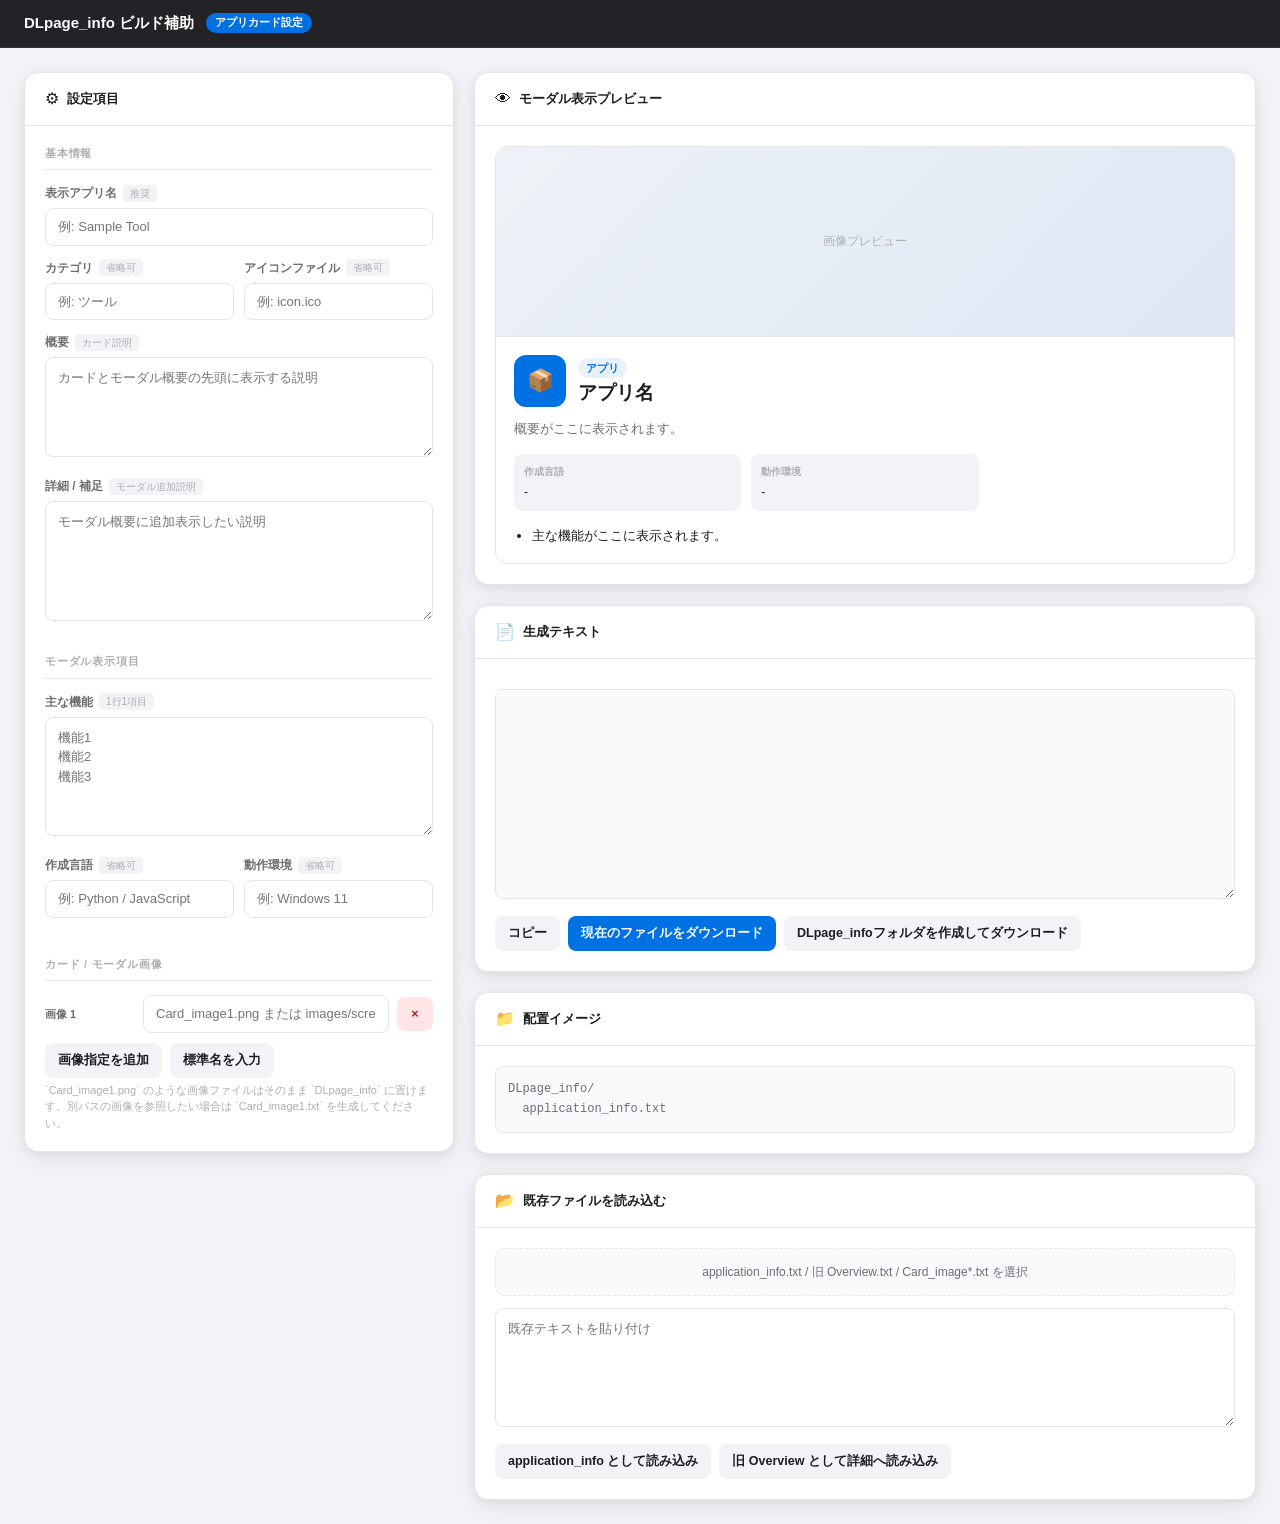
<file: DLpage_info_builder.html>
<!DOCTYPE html>
<html lang="ja">
<head>
  <meta charset="UTF-8">
  <meta name="viewport" content="width=device-width, initial-scale=1.0">
  <title>DLpage_info ビルド補助</title>
  <style>
    :root {
      --bg: #F2F2F7;
      --card: #FFFFFF;
      --accent: #0071E3;
      --accent-dk: #005BBF;
      --text-1: #1D1D1F;
      --text-2: #6E6E73;
      --text-3: #AEAEB2;
      --border: #E5E5EA;
      --shadow: 0 2px 8px rgba(0,0,0,0.06), 0 8px 24px rgba(0,0,0,0.06);
      --radius: 14px;
    }

    *, *::before, *::after { box-sizing: border-box; margin: 0; padding: 0; }
    button, input, textarea, select { font: inherit; }
    body {
      font-family: -apple-system, BlinkMacSystemFont, "Hiragino Sans", "Yu Gothic UI",
                   "Noto Sans JP", sans-serif;
      background: var(--bg);
      color: var(--text-1);
      line-height: 1.5;
      min-height: 100vh;
    }

    .app-header {
      position: sticky;
      top: 0;
      z-index: 20;
      background: rgba(22,22,26,0.94);
      backdrop-filter: blur(20px);
      -webkit-backdrop-filter: blur(20px);
      border-bottom: 1px solid rgba(255,255,255,0.08);
      padding: 12px 24px;
      display: flex;
      align-items: center;
      gap: 12px;
    }
    .app-header h1 { color: #fff; font-size: 15px; font-weight: 700; }
    .badge {
      background: var(--accent);
      color: #fff;
      font-size: 10.5px;
      font-weight: 700;
      padding: 2px 9px;
      border-radius: 20px;
    }

    .layout {
      display: grid;
      grid-template-columns: 430px 1fr;
      gap: 20px;
      max-width: 1320px;
      margin: 0 auto;
      padding: 24px;
      align-items: start;
    }

    .panel {
      background: var(--card);
      border: 1px solid var(--border);
      border-radius: var(--radius);
      box-shadow: var(--shadow);
      overflow: hidden;
    }
    .panel + .panel { margin-top: 20px; }
    .panel-head {
      padding: 14px 20px;
      border-bottom: 1px solid var(--border);
      display: flex;
      align-items: center;
      gap: 8px;
    }
    .panel-title { font-size: 13px; font-weight: 700; }
    .panel-body { padding: 20px; }

    .form-section { margin-bottom: 26px; }
    .form-section:last-child { margin-bottom: 0; }
    .sec-title {
      font-size: 10.5px;
      font-weight: 800;
      text-transform: uppercase;
      letter-spacing: 0.8px;
      color: var(--text-3);
      border-bottom: 1px solid var(--border);
      padding-bottom: 8px;
      margin-bottom: 14px;
    }

    .field { margin-bottom: 13px; }
    .field:last-child { margin-bottom: 0; }
    .field-label {
      font-size: 12px;
      font-weight: 600;
      color: var(--text-2);
      margin-bottom: 6px;
      display: flex;
      align-items: center;
      gap: 6px;
    }
    .opt {
      font-size: 10px;
      color: var(--text-3);
      background: var(--bg);
      padding: 1px 7px;
      border-radius: 4px;
      font-weight: 500;
    }
    .field-input, .field-textarea {
      width: 100%;
      border: 1.5px solid var(--border);
      border-radius: 8px;
      background: #fff;
      color: var(--text-1);
      outline: none;
      transition: border-color 0.15s;
      font-size: 13px;
    }
    .field-input { padding: 8px 12px; }
    .field-textarea {
      padding: 10px 12px;
      resize: vertical;
      min-height: 84px;
    }
    .field-input:focus, .field-textarea:focus { border-color: var(--accent); }
    .field-hint { font-size: 11px; color: var(--text-3); margin-top: 4px; }

    .inline-row {
      display: grid;
      grid-template-columns: 1fr 1fr;
      gap: 10px;
    }

    .btn {
      border: none;
      border-radius: 8px;
      padding: 8px 13px;
      font-size: 12.5px;
      font-weight: 700;
      cursor: pointer;
      transition: background 0.15s, transform 0.08s;
    }
    .btn:active { transform: scale(0.98); }
    .btn-primary { background: var(--accent); color: #fff; }
    .btn-primary:hover { background: var(--accent-dk); }
    .btn-secondary { background: var(--bg); color: var(--text-1); }
    .btn-secondary:hover { background: #E5E5EA; }
    .btn-danger { background: #FFE5E5; color: #B42318; }
    .btn-danger:hover { background: #FFD6D6; }
    .btn-row { display: flex; gap: 8px; flex-wrap: wrap; margin-top: 10px; }

    .image-row {
      display: grid;
      grid-template-columns: 90px 1fr 36px;
      gap: 8px;
      align-items: center;
      margin-bottom: 8px;
    }
    .image-label {
      font-size: 11px;
      color: var(--text-2);
      font-weight: 700;
    }

    .preview-card {
      border: 1px solid var(--border);
      border-radius: 12px;
      overflow: hidden;
      background: #fff;
    }
    .preview-image {
      height: 190px;
      background: linear-gradient(135deg, #EEF2F7, #DDE7F4);
      display: grid;
      place-items: center;
      color: var(--text-3);
      font-size: 12px;
      border-bottom: 1px solid var(--border);
    }
    .preview-image img {
      width: 100%;
      height: 100%;
      object-fit: cover;
      display: block;
    }
    .preview-body { padding: 18px; }
    .preview-top {
      display: flex;
      align-items: center;
      gap: 12px;
      margin-bottom: 12px;
    }
    .preview-icon {
      width: 52px;
      height: 52px;
      border-radius: 12px;
      background: var(--accent);
      color: #fff;
      display: grid;
      place-items: center;
      font-size: 22px;
      overflow: hidden;
      flex-shrink: 0;
    }
    .preview-icon img { width: 100%; height: 100%; object-fit: contain; }
    .preview-name { font-size: 19px; font-weight: 800; }
    .preview-cat {
      display: inline-block;
      margin-top: 3px;
      font-size: 11px;
      color: var(--accent);
      background: rgba(0,113,227,0.09);
      padding: 2px 8px;
      border-radius: 999px;
      font-weight: 700;
    }
    .preview-desc {
      font-size: 13px;
      color: var(--text-2);
      white-space: pre-wrap;
      margin-bottom: 15px;
    }
    .preview-grid {
      display: grid;
      grid-template-columns: repeat(3, 1fr);
      gap: 10px;
      margin-bottom: 15px;
    }
    .preview-info {
      background: var(--bg);
      border-radius: 8px;
      padding: 10px;
      min-width: 0;
    }
    .preview-info-label {
      color: var(--text-3);
      font-size: 10px;
      font-weight: 800;
      margin-bottom: 4px;
    }
    .preview-info-value {
      color: var(--text-1);
      font-size: 12px;
      word-break: break-word;
    }
    .feature-list {
      display: grid;
      gap: 7px;
      padding-left: 18px;
      color: var(--text-1);
      font-size: 13px;
    }

    .output-box {
      width: 100%;
      min-height: 210px;
      resize: vertical;
      border: 1.5px solid var(--border);
      border-radius: 8px;
      background: #FAFAFC;
      padding: 12px;
      font: 12px/1.6 "SF Mono", "Consolas", monospace;
      color: var(--text-1);
      outline: none;
    }
    .output-actions {
      display: flex;
      gap: 8px;
      flex-wrap: wrap;
      margin-top: 10px;
    }
    .output-tabs {
      display: flex;
      gap: 6px;
      margin-bottom: 10px;
      flex-wrap: wrap;
    }
    .tab-btn {
      border: 1.5px solid var(--border);
      background: #fff;
      color: var(--text-2);
      border-radius: 8px;
      padding: 6px 10px;
      font-size: 12px;
      font-weight: 700;
      cursor: pointer;
    }
    .tab-btn.active {
      background: var(--accent);
      border-color: var(--accent);
      color: #fff;
    }
    .folder-box {
      background: #FAFAFC;
      border: 1px solid var(--border);
      border-radius: 8px;
      padding: 12px;
      font: 12px/1.7 "SF Mono", "Consolas", monospace;
      color: var(--text-2);
      white-space: pre-wrap;
    }

    .import-zone {
      position: relative;
      border: 1.5px dashed var(--border);
      border-radius: 10px;
      padding: 14px;
      text-align: center;
      color: var(--text-2);
      background: #FAFAFC;
      font-size: 12px;
      margin-bottom: 12px;
    }
    .import-zone input {
      position: absolute;
      inset: 0;
      opacity: 0;
      cursor: pointer;
    }

    .toast {
      position: fixed;
      left: 50%;
      bottom: 24px;
      transform: translateX(-50%) translateY(60px);
      background: rgba(29,29,31,0.92);
      color: #fff;
      padding: 10px 16px;
      border-radius: 999px;
      font-size: 13px;
      opacity: 0;
      pointer-events: none;
      transition: transform 0.25s, opacity 0.25s;
      z-index: 1000;
    }
    .toast.show { opacity: 1; transform: translateX(-50%) translateY(0); }

    @media (max-width: 940px) {
      .layout { grid-template-columns: 1fr; padding: 16px; }
      .preview-grid { grid-template-columns: 1fr; }
      .inline-row { grid-template-columns: 1fr; }
    }
  </style>
</head>
<body>
<header class="app-header">
  <h1>DLpage_info ビルド補助</h1>
  <span class="badge">アプリカード設定</span>
</header>

<div class="layout">
  <div>
    <div class="panel">
      <div class="panel-head">
        <span>⚙</span>
        <span class="panel-title">設定項目</span>
      </div>
      <div class="panel-body">
        <div class="form-section">
          <div class="sec-title">基本情報</div>

          <div class="field">
            <div class="field-label">表示アプリ名 <span class="opt">推奨</span></div>
            <input id="appName" class="field-input" type="text" placeholder="例: Sample Tool" oninput="update()">
          </div>

          <div class="inline-row">
            <div class="field">
              <div class="field-label">カテゴリ <span class="opt">省略可</span></div>
              <input id="category" class="field-input" type="text" placeholder="例: ツール" oninput="update()">
            </div>
            <div class="field">
              <div class="field-label">アイコンファイル <span class="opt">省略可</span></div>
              <input id="iconFile" class="field-input" type="text" placeholder="例: icon.ico" oninput="update()">
            </div>
          </div>

          <div class="field">
            <div class="field-label">概要 <span class="opt">カード説明</span></div>
            <textarea id="summary" class="field-textarea" rows="4" placeholder="カードとモーダル概要の先頭に表示する説明" oninput="update()"></textarea>
          </div>

          <div class="field">
            <div class="field-label">詳細 / 補足 <span class="opt">モーダル追加説明</span></div>
            <textarea id="detail" class="field-textarea" rows="5" placeholder="モーダル概要に追加表示したい説明" oninput="update()"></textarea>
          </div>
        </div>

        <div class="form-section">
          <div class="sec-title">モーダル表示項目</div>

          <div class="field">
            <div class="field-label">主な機能 <span class="opt">1行1項目</span></div>
            <textarea id="features" class="field-textarea" rows="5" placeholder="機能1&#10;機能2&#10;機能3" oninput="update()"></textarea>
          </div>

          <div class="inline-row">
            <div class="field">
              <div class="field-label">作成言語 <span class="opt">省略可</span></div>
              <input id="language" class="field-input" type="text" placeholder="例: Python / JavaScript" oninput="update()">
            </div>
            <div class="field">
              <div class="field-label">動作環境 <span class="opt">省略可</span></div>
              <input id="requirements" class="field-input" type="text" placeholder="例: Windows 11" oninput="update()">
            </div>
          </div>
        </div>

        <div class="form-section">
          <div class="sec-title">カード / モーダル画像</div>

          <div id="imageRows"></div>
          <div class="btn-row">
            <button class="btn btn-secondary" type="button" onclick="addImageRow()">画像指定を追加</button>
            <button class="btn btn-secondary" type="button" onclick="setDefaultImages()">標準名を入力</button>
          </div>
          <div class="field-hint">`Card_image1.png` のような画像ファイルはそのまま `DLpage_info` に置けます。別パスの画像を参照したい場合は `Card_image1.txt` を生成してください。</div>
        </div>
      </div>
    </div>
  </div>

  <div>
    <div class="panel">
      <div class="panel-head">
        <span>👁</span>
        <span class="panel-title">モーダル表示プレビュー</span>
      </div>
      <div class="panel-body">
        <div class="preview-card">
          <div class="preview-image" id="previewImage">画像プレビュー</div>
          <div class="preview-body">
            <div class="preview-top">
              <div class="preview-icon" id="previewIcon">📦</div>
              <div>
                <div class="preview-cat" id="previewCategory">アプリ</div>
                <div class="preview-name" id="previewName">アプリ名</div>
              </div>
            </div>
            <div class="preview-desc" id="previewDesc">概要がここに表示されます。</div>
            <div class="preview-grid">
              <div class="preview-info">
                <div class="preview-info-label">作成言語</div>
                <div class="preview-info-value" id="previewLanguage">-</div>
              </div>
              <div class="preview-info">
                <div class="preview-info-label">動作環境</div>
                <div class="preview-info-value" id="previewRequirements">-</div>
              </div>
            </div>
            <ul class="feature-list" id="previewFeatures"></ul>
          </div>
        </div>
      </div>
    </div>

    <div class="panel">
      <div class="panel-head">
        <span>📄</span>
        <span class="panel-title">生成テキスト</span>
      </div>
      <div class="panel-body">
        <div class="output-tabs" id="outputTabs"></div>
        <textarea id="outputBox" class="output-box" readonly></textarea>
        <div class="output-actions">
          <button class="btn btn-secondary" onclick="copyCurrent()">コピー</button>
          <button class="btn btn-primary" onclick="downloadCurrent()">現在のファイルをダウンロード</button>
          <button class="btn btn-secondary" onclick="downloadDLpageInfoFolder()">DLpage_infoフォルダを作成してダウンロード</button>
        </div>
      </div>
    </div>

    <div class="panel">
      <div class="panel-head">
        <span>📁</span>
        <span class="panel-title">配置イメージ</span>
      </div>
      <div class="panel-body">
        <div class="folder-box" id="folderBox"></div>
      </div>
    </div>

    <div class="panel">
      <div class="panel-head">
        <span>📂</span>
        <span class="panel-title">既存ファイルを読み込む</span>
      </div>
      <div class="panel-body">
        <div class="import-zone">
          <input type="file" accept=".txt" onchange="onFileSelect(event)">
          application_info.txt / 旧 Overview.txt / Card_image*.txt を選択
        </div>
        <textarea id="pasteArea" class="field-textarea" rows="5" placeholder="既存テキストを貼り付け"></textarea>
        <div class="btn-row">
          <button class="btn btn-secondary" onclick="loadPaste('application')">application_info として読み込み</button>
          <button class="btn btn-secondary" onclick="loadPaste('overview')">旧 Overview として詳細へ読み込み</button>
        </div>
      </div>
    </div>
  </div>
</div>

<div class="toast" id="toast"></div>

<script>
let imageCount = 0;
let currentOutput = 'application_info.txt';
let outputs = {};

function el(id) { return document.getElementById(id); }
function v(id) { return (el(id)?.value || '').trim(); }
function lines(id) {
  return v(id).split(/\r?\n/).map(x => x.trim()).filter(Boolean);
}

function addSection(out, name, values) {
  const filled = Array.isArray(values)
    ? values.map(x => (x || '').trim()).filter(Boolean)
    : [(values || '').trim()].filter(Boolean);
  if (!filled.length) return;
  out.push('◆ ' + name);
  filled.forEach(x => out.push(x));
  out.push('');
}

function generateApplicationInfo() {
  const out = [];
  addSection(out, '表示アプリ名', v('appName'));
  addSection(out, 'カテゴリ', v('category'));
  addSection(out, '概要', v('summary').split(/\r?\n/));
  addSection(out, '詳細', v('detail').split(/\r?\n/));
  addSection(out, '主な機能', lines('features').map(x => '・' + x.replace(/^[・\-*•\d.]+\s*/, '')));
  addSection(out, '作成言語', v('language'));
  addSection(out, '動作環境', v('requirements'));
  return out.join('\n').replace(/\n{3,}/g, '\n\n').trim();
}

function getImageValues() {
  return Array.from(document.querySelectorAll('[data-image-input]'))
    .map((input, index) => ({ index: index + 1, value: input.value.trim() }))
    .filter(item => item.value);
}

function buildOutputs() {
  const result = {
    'application_info.txt': generateApplicationInfo(),
  };

  getImageValues().forEach(item => {
    if (!/^Card_image\d+\.(png|jpg|jpeg|webp|gif)$/i.test(item.value)) {
      result['Card_image' + item.index + '.txt'] = item.value;
    }
  });

  return result;
}

function updateOutputs() {
  outputs = buildOutputs();
  const tabs = Object.keys(outputs).filter(name => outputs[name]);
  if (!tabs.includes(currentOutput)) currentOutput = tabs[0] || 'application_info.txt';

  el('outputTabs').innerHTML = tabs.map(name =>
    '<button class="tab-btn' + (name === currentOutput ? ' active' : '') +
    '" onclick="selectOutput(\'' + name + '\')">' + name + '</button>'
  ).join('');
  el('outputBox').value = outputs[currentOutput] || '';
}

function selectOutput(name) {
  currentOutput = name;
  updateOutputs();
}

function updatePreview() {
  const firstImage = getImageValues()[0]?.value || '';
  const imageEl = el('previewImage');
  if (firstImage && /\.(png|jpg|jpeg|webp|gif|svg)(\?.*)?$/i.test(firstImage)) {
    imageEl.innerHTML = '<img src="' + escapeAttr(firstImage) + '" alt="">';
  } else {
    imageEl.textContent = firstImage || '画像プレビュー';
  }

  const iconFile = v('iconFile');
  const iconEl = el('previewIcon');
  if (iconFile && /\.(ico|png|jpg|jpeg|webp|gif|svg)(\?.*)?$/i.test(iconFile)) {
    iconEl.innerHTML = '<img src="' + escapeAttr(iconFile) + '" alt="">';
    iconEl.style.background = 'transparent';
  } else {
    iconEl.textContent = '📦';
    iconEl.style.background = 'var(--accent)';
  }

  el('previewName').textContent = v('appName') || 'アプリ名';
  el('previewCategory').textContent = v('category') || 'アプリ';
  el('previewDesc').textContent = [v('summary'), v('detail')].filter(Boolean).join('\n\n') || '概要がここに表示されます。';
  el('previewLanguage').textContent = v('language') || '-';
  el('previewRequirements').textContent = v('requirements') || '-';

  const featureItems = lines('features');
  el('previewFeatures').innerHTML = featureItems.length
    ? featureItems.map(item => '<li>' + escapeHtml(item.replace(/^[・\-*•\d.]+\s*/, '')) + '</li>').join('')
    : '<li>主な機能がここに表示されます。</li>';
}

function updateFolderBox() {
  const files = ['DLpage_info/', '  application_info.txt'];
  const imageValues = getImageValues();
  imageValues.forEach(item => {
    if (/^Card_image\d+\.(png|jpg|jpeg|webp|gif)$/i.test(item.value)) {
      files.push('  ' + item.value);
    } else {
      files.push('  Card_image' + item.index + '.txt');
    }
  });
  if (v('iconFile')) files.push('  ' + v('iconFile'));
  el('folderBox').textContent = files.join('\n');
}

function update() {
  updatePreview();
  updateOutputs();
  updateFolderBox();
}

function addImageRow(value = '') {
  imageCount += 1;
  const row = document.createElement('div');
  row.className = 'image-row';
  row.innerHTML =
    '<div class="image-label">画像 ' + imageCount + '</div>' +
    '<input class="field-input" data-image-input type="text" value="' + escapeAttr(value) +
    '" placeholder="Card_image' + imageCount + '.png または images/screenshot.png" oninput="update()">' +
    '<button class="btn btn-danger" type="button" onclick="removeImageRow(this)">×</button>';
  el('imageRows').appendChild(row);
  update();
}

function removeImageRow(button) {
  button.closest('.image-row').remove();
  update();
}

function setDefaultImages() {
  if (!document.querySelector('[data-image-input]')) {
    addImageRow('Card_image1.png');
    addImageRow('Card_image2.png');
    addImageRow('Card_image3.png');
    return;
  }
  Array.from(document.querySelectorAll('[data-image-input]')).forEach((input, index) => {
    input.value = 'Card_image' + (index + 1) + '.png';
  });
  update();
}

function copyCurrent() {
  const text = el('outputBox').value;
  if (!text) { toast('出力テキストがありません'); return; }
  navigator.clipboard.writeText(text)
    .then(() => toast('コピーしました'))
    .catch(() => {
      el('outputBox').select();
      document.execCommand('copy');
      toast('コピーしました');
    });
}

function downloadCurrent() {
  const text = outputs[currentOutput] || '';
  if (!text) { toast('ダウンロードする内容がありません'); return; }
  downloadFile(currentOutput, text);
}

function downloadDLpageInfoFolder() {
  const files = Object.entries(outputs).filter(([, text]) => text);
  if (!files.length) { toast('ダウンロードする内容がありません'); return; }
  downloadZip('DLpage_info.zip', files.map(([name, text]) => ({
    path: 'DLpage_info/' + name,
    text,
  })));
  toast('DLpage_info.zip をダウンロードします');
}

function downloadFile(name, text) {
  const blob = new Blob([text], { type: 'text/plain;charset=utf-8' });
  const a = document.createElement('a');
  a.href = URL.createObjectURL(blob);
  a.download = name;
  a.click();
  URL.revokeObjectURL(a.href);
}

function downloadZip(name, files) {
  const zipBlob = createZip(files);
  const a = document.createElement('a');
  a.href = URL.createObjectURL(zipBlob);
  a.download = name;
  a.click();
  URL.revokeObjectURL(a.href);
}

function createZip(files) {
  const encoder = new TextEncoder();
  const chunks = [];
  const centralChunks = [];
  let offset = 0;

  files.forEach(file => {
    const nameBytes = encoder.encode(file.path);
    const data = encoder.encode(file.text);
    const crc = crc32(data);
    const dateTime = dosDateTime(new Date());

    const localHeader = new Uint8Array(30 + nameBytes.length);
    const localView = new DataView(localHeader.buffer);
    localView.setUint32(0, 0x04034b50, true);
    localView.setUint16(4, 20, true);
    localView.setUint16(6, 0x0800, true);
    localView.setUint16(8, 0, true);
    localView.setUint16(10, dateTime.time, true);
    localView.setUint16(12, dateTime.date, true);
    localView.setUint32(14, crc, true);
    localView.setUint32(18, data.length, true);
    localView.setUint32(22, data.length, true);
    localView.setUint16(26, nameBytes.length, true);
    localView.setUint16(28, 0, true);
    localHeader.set(nameBytes, 30);
    chunks.push(localHeader, data);

    const centralHeader = new Uint8Array(46 + nameBytes.length);
    const centralView = new DataView(centralHeader.buffer);
    centralView.setUint32(0, 0x02014b50, true);
    centralView.setUint16(4, 20, true);
    centralView.setUint16(6, 20, true);
    centralView.setUint16(8, 0x0800, true);
    centralView.setUint16(10, 0, true);
    centralView.setUint16(12, dateTime.time, true);
    centralView.setUint16(14, dateTime.date, true);
    centralView.setUint32(16, crc, true);
    centralView.setUint32(20, data.length, true);
    centralView.setUint32(24, data.length, true);
    centralView.setUint16(28, nameBytes.length, true);
    centralView.setUint16(30, 0, true);
    centralView.setUint16(32, 0, true);
    centralView.setUint16(34, 0, true);
    centralView.setUint16(36, 0, true);
    centralView.setUint32(38, 0, true);
    centralView.setUint32(42, offset, true);
    centralHeader.set(nameBytes, 46);
    centralChunks.push(centralHeader);

    offset += localHeader.length + data.length;
  });

  const centralSize = centralChunks.reduce((sum, chunk) => sum + chunk.length, 0);
  const end = new Uint8Array(22);
  const endView = new DataView(end.buffer);
  endView.setUint32(0, 0x06054b50, true);
  endView.setUint16(8, files.length, true);
  endView.setUint16(10, files.length, true);
  endView.setUint32(12, centralSize, true);
  endView.setUint32(16, offset, true);

  return new Blob([...chunks, ...centralChunks, end], { type: 'application/zip' });
}

function dosDateTime(date) {
  return {
    time: (date.getHours() << 11) | (date.getMinutes() << 5) | Math.floor(date.getSeconds() / 2),
    date: ((date.getFullYear() - 1980) << 9) | ((date.getMonth() + 1) << 5) | date.getDate(),
  };
}

function crc32(data) {
  let crc = 0xffffffff;
  for (let i = 0; i < data.length; i += 1) {
    crc ^= data[i];
    for (let bit = 0; bit < 8; bit += 1) {
      crc = (crc >>> 1) ^ (0xedb88320 & -(crc & 1));
    }
  }
  return (crc ^ 0xffffffff) >>> 0;
}

function onFileSelect(event) {
  const file = event.target.files[0];
  if (!file) return;
  const reader = new FileReader();
  reader.onload = ev => {
    const name = file.name.toLowerCase();
    if (name === 'overview.txt') parseOverview(ev.target.result);
    else if (/^card_image\d+\.txt$/i.test(file.name)) addImageRow(ev.target.result.trim());
    else parseApplicationInfo(ev.target.result);
    toast('読み込みました');
  };
  reader.readAsText(file, 'UTF-8');
  event.target.value = '';
}

function loadPaste(type) {
  const text = el('pasteArea').value.trim();
  if (!text) { toast('貼り付け内容がありません'); return; }
  if (type === 'overview') parseOverview(text);
  else parseApplicationInfo(text);
  el('pasteArea').value = '';
  toast('読み込みました');
}

const SECTION_RE = /^\s*(?:[◆■●▶▷◇□○★☆＊※→►◉✦✧]|[-=]{2,}|[【\[])(.+?)(?:[】\]]|\s*)$/;

function parseSections(text) {
  const sections = {};
  let current = null;
  for (const raw of (text || '').split(/\r?\n/)) {
    const line = raw.trim();
    if (!line) continue;
    const match = line.match(SECTION_RE);
    if (match) {
      current = normalizeSectionName(match[1]);
      sections[current] = [];
      continue;
    }
    if (current) sections[current].push(line);
  }
  return sections;
}

function normalizeSectionName(value) {
  return value
    .replace(/^[◆■●▶▷◇□○★☆＊※→►◉✦✧【\[]+/, '')
    .replace(/[】\]：:]+$/, '')
    .trim();
}

function getSection(sections, keys) {
  for (const key of keys) {
    if (sections[key]?.length) return sections[key];
  }
  return [];
}

function parseApplicationInfo(text) {
  const sections = parseSections(text);
  el('appName').value = getSection(sections, ['表示アプリ名', 'アプリ名', '名前', 'Name'])[0] || '';
  el('category').value = getSection(sections, ['カテゴリ', 'Category', '分類'])[0] || '';
  el('summary').value = getSection(sections, ['概要', 'About', '説明']).join('\n');
  el('detail').value = getSection(sections, ['詳細', '補足', 'Overview']).join('\n');
  el('features').value = getSection(sections, ['主な機能', '機能', 'Features'])
    .map(x => x.replace(/^[・\-*•\d.]+\s*/, ''))
    .join('\n');
  el('language').value = getSection(sections, ['作成言語', '開発言語', '使用言語', 'Language']).join(' / ');
  el('requirements').value = getSection(sections, ['動作環境', '環境', 'Requirements']).join(' / ');
  update();
}

function parseOverview(text) {
  const sections = parseSections(text);
  const detail = getSection(sections, ['Overview', '補足', '詳細']);
  el('detail').value = detail.length ? detail.join('\n') : text.trim();
  update();
}

function escapeHtml(value) {
  return String(value).replace(/[&<>"']/g, c => ({
    '&': '&amp;',
    '<': '&lt;',
    '>': '&gt;',
    '"': '&quot;',
    "'": '&#39;'
  }[c]));
}

function escapeAttr(value) {
  return escapeHtml(value).replace(/`/g, '&#96;');
}

let toastTimer;
function toast(message) {
  const box = el('toast');
  box.textContent = message;
  box.classList.add('show');
  clearTimeout(toastTimer);
  toastTimer = setTimeout(() => box.classList.remove('show'), 2200);
}

addImageRow();
update();
</script>
</body>
</html>
</file>
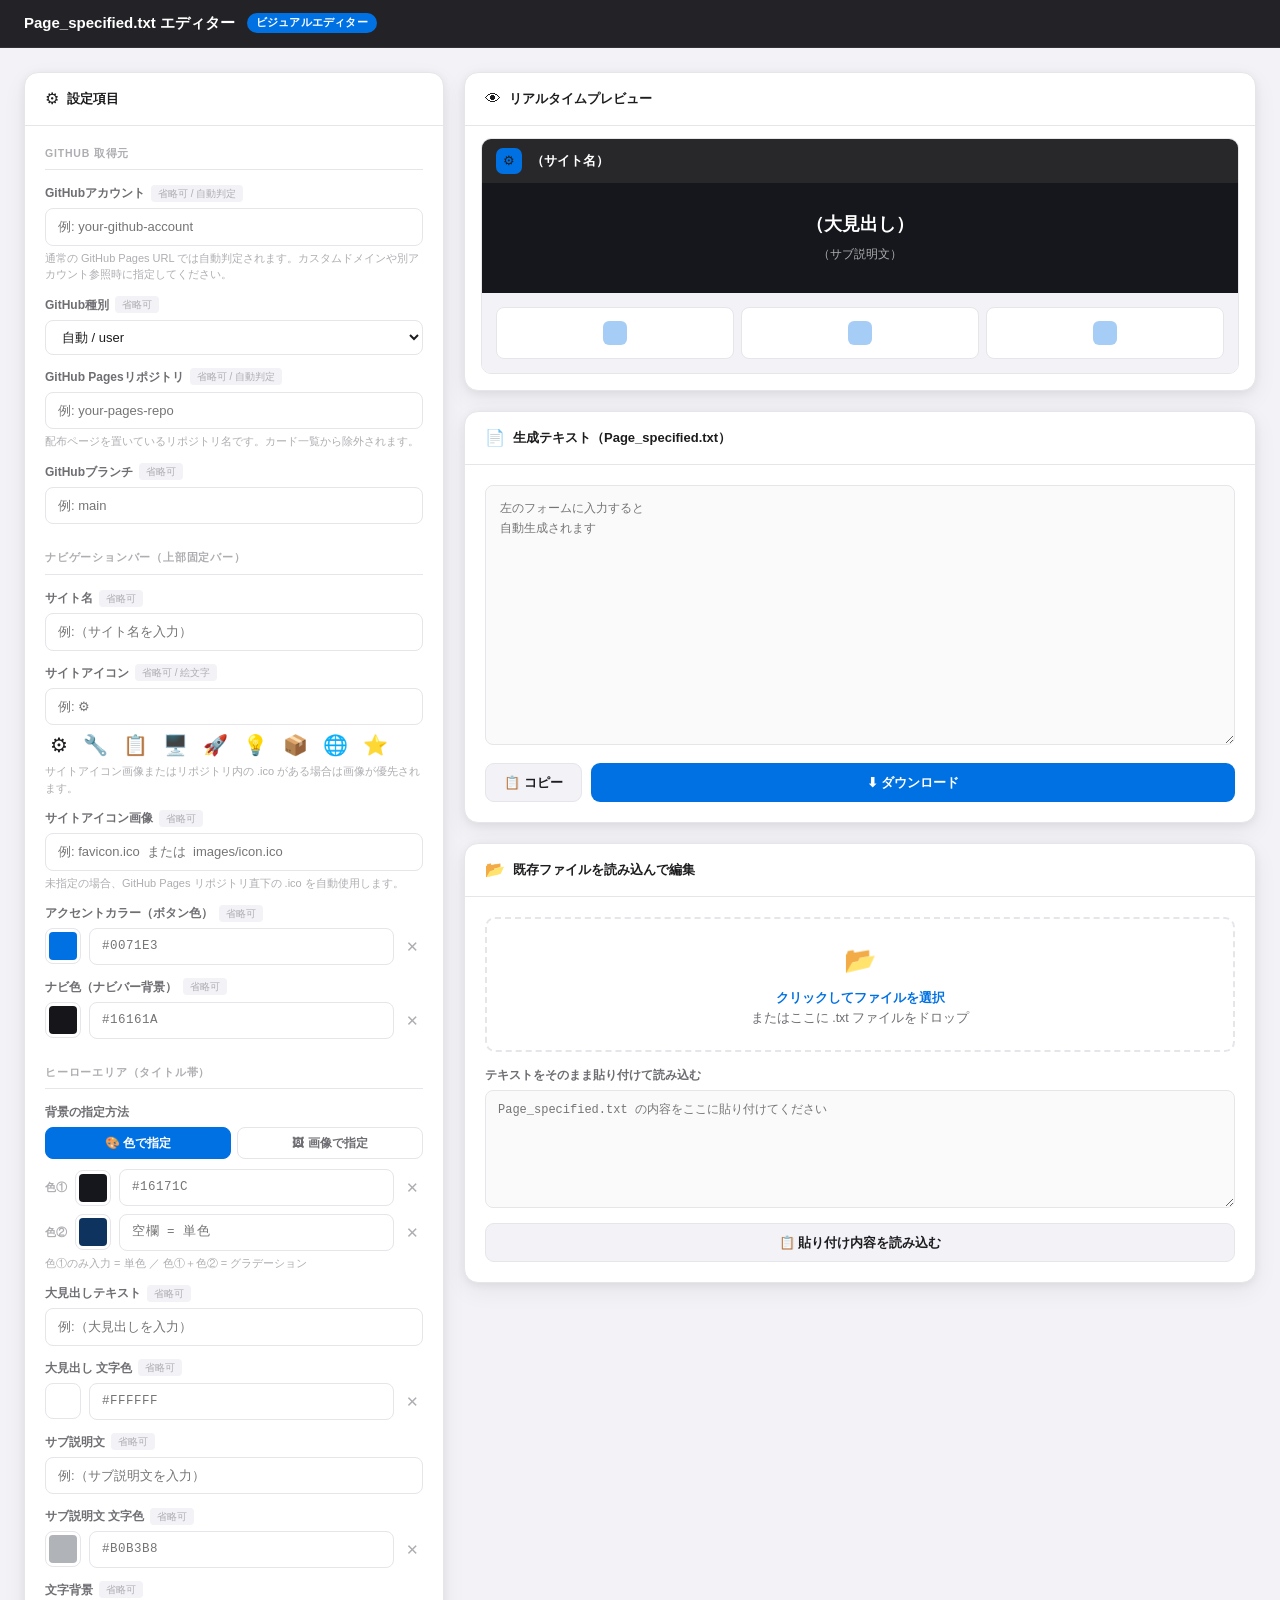
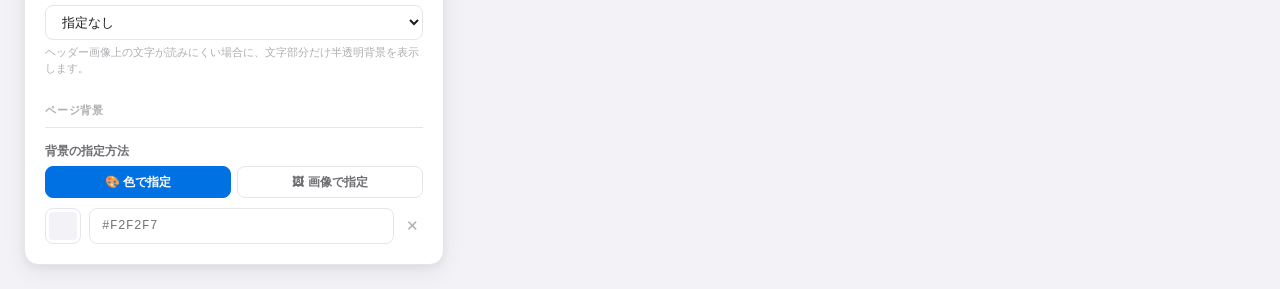
<file: Page_specified_editor.html>
<!DOCTYPE html>
<html lang="ja">
<head>
  <meta charset="UTF-8">
  <meta name="viewport" content="width=device-width, initial-scale=1.0">
  <title>Page_specified.txt エディター</title>
  <style>
    :root {
      --bg:         #F2F2F7;
      --card:       #FFFFFF;
      --accent:     #0071E3;
      --accent-dk:  #005BBF;
      --text-1:     #1D1D1F;
      --text-2:     #6E6E73;
      --text-3:     #AEAEB2;
      --border:     #E5E5EA;
      --radius:     14px;
      --shadow:     0 2px 8px rgba(0,0,0,0.06), 0 8px 24px rgba(0,0,0,0.06);
    }

    *, *::before, *::after { box-sizing: border-box; margin: 0; padding: 0; }
    img { display: block; max-width: 100%; }
    button, input, textarea { font: inherit; }

    body {
      font-family: -apple-system, BlinkMacSystemFont, "Hiragino Sans", "Yu Gothic UI",
                   "Noto Sans JP", sans-serif;
      background: var(--bg);
      color: var(--text-1);
      line-height: 1.5;
      min-height: 100vh;
    }

    /* ── Header ─────────────────────────────── */
    .app-header {
      position: sticky;
      top: 0;
      z-index: 200;
      background: rgba(22, 22, 26, 0.94);
      backdrop-filter: blur(20px);
      -webkit-backdrop-filter: blur(20px);
      padding: 12px 24px;
      display: flex;
      align-items: center;
      gap: 12px;
      border-bottom: 1px solid rgba(255,255,255,0.07);
    }
    .app-header h1 { color: #fff; font-size: 15px; font-weight: 700; }
    .badge {
      background: var(--accent);
      color: #fff;
      font-size: 10.5px;
      font-weight: 700;
      padding: 2px 9px;
      border-radius: 20px;
      letter-spacing: 0.2px;
    }

    /* ── Layout ─────────────────────────────── */
    .layout {
      display: grid;
      grid-template-columns: 420px 1fr;
      gap: 20px;
      max-width: 1300px;
      margin: 0 auto;
      padding: 24px;
      align-items: start;
    }

    /* ── Panel ───────────────────────────────── */
    .panel {
      background: var(--card);
      border-radius: var(--radius);
      border: 1px solid var(--border);
      box-shadow: var(--shadow);
      overflow: hidden;
    }
    .panel + .panel { margin-top: 20px; }

    .panel-head {
      padding: 14px 20px;
      border-bottom: 1px solid var(--border);
      display: flex;
      align-items: center;
      gap: 8px;
    }
    .panel-head-icon { font-size: 16px; }
    .panel-title { font-size: 13px; font-weight: 700; }

    .panel-body { padding: 20px; }

    /* ── Form section ────────────────────────── */
    .form-section { margin-bottom: 26px; }
    .form-section:last-child { margin-bottom: 0; }

    .sec-title {
      font-size: 10.5px;
      font-weight: 800;
      text-transform: uppercase;
      letter-spacing: 0.8px;
      color: var(--text-3);
      margin-bottom: 14px;
      padding-bottom: 8px;
      border-bottom: 1px solid var(--border);
    }

    .field { margin-bottom: 13px; }
    .field:last-child { margin-bottom: 0; }

    .field-label {
      font-size: 12px;
      font-weight: 600;
      color: var(--text-2);
      margin-bottom: 6px;
      display: flex;
      align-items: center;
      gap: 6px;
    }
    .opt {
      font-size: 10px;
      font-weight: 500;
      color: var(--text-3);
      background: var(--bg);
      padding: 1px 7px;
      border-radius: 4px;
    }

    .field-input {
      width: 100%;
      padding: 8px 12px;
      border: 1.5px solid var(--border);
      border-radius: 8px;
      font-size: 13px;
      color: var(--text-1);
      background: #fff;
      outline: none;
      transition: border-color 0.15s;
    }
    .field-input:focus { border-color: var(--accent); }
    .field-hint {
      font-size: 11px;
      color: var(--text-3);
      margin-top: 4px;
    }

    /* ── Color field ─────────────────────────── */
    .color-row { display: flex; gap: 8px; align-items: center; }
    .color-swatch {
      width: 36px; height: 36px;
      border-radius: 8px;
      border: 1.5px solid var(--border);
      padding: 3px;
      cursor: pointer;
      flex-shrink: 0;
      background: #fff;
    }
    .color-swatch::-webkit-color-swatch-wrapper { padding: 0; }
    .color-swatch::-webkit-color-swatch { border-radius: 4px; border: none; }
    .color-text {
      flex: 1;
      font-family: 'SF Mono', 'Fira Code', 'Consolas', monospace;
      font-size: 12.5px;
      letter-spacing: 0.5px;
    }
    .color-clear {
      background: none;
      border: none;
      cursor: pointer;
      color: var(--text-3);
      font-size: 15px;
      padding: 4px;
      border-radius: 4px;
      line-height: 1;
      flex-shrink: 0;
      transition: color 0.15s;
    }
    .color-clear:hover { color: var(--text-1); }

    /* Gradient row */
    .grad-rows { display: flex; flex-direction: column; gap: 8px; }
    .grad-row { display: flex; align-items: center; gap: 8px; }
    .grad-num {
      font-size: 10.5px; font-weight: 700;
      color: var(--text-3);
      width: 22px; text-align: center; flex-shrink: 0;
    }

    /* ── Radio tabs ──────────────────────────── */
    .radio-tabs { display: flex; gap: 6px; margin-bottom: 10px; }
    .radio-tab { flex: 1; }
    .radio-tab input { display: none; }
    .radio-tab label {
      display: block;
      text-align: center;
      padding: 6px 10px;
      border: 1.5px solid var(--border);
      border-radius: 8px;
      font-size: 12px; font-weight: 600;
      color: var(--text-2);
      cursor: pointer;
      transition: all 0.15s;
    }
    .radio-tab input:checked + label {
      background: var(--accent);
      border-color: var(--accent);
      color: #fff;
    }

    /* ── Emoji chips ─────────────────────────── */
    .emoji-chips { display: flex; gap: 5px; flex-wrap: wrap; margin-top: 6px; }
    .emoji-chip {
      font-size: 20px;
      cursor: pointer;
      padding: 4px 5px;
      border-radius: 7px;
      transition: background 0.1s;
      line-height: 1;
    }
    .emoji-chip:hover { background: var(--bg); }

    /* ── Preview ─────────────────────────────── */
    .preview-wrap {
      margin: 0 16px 16px;
      border-radius: 10px;
      overflow: hidden;
      border: 1px solid var(--border);
    }

    .pv-nav {
      padding: 9px 14px;
      display: flex;
      align-items: center;
      gap: 9px;
      background: rgba(22,22,26,0.92);
      transition: background 0.3s;
    }
    .pv-icon {
      width: 26px; height: 26px;
      background: var(--accent);
      border-radius: 7px;
      display: grid; place-items: center;
      font-size: 13px; flex-shrink: 0;
      transition: background 0.3s;
      overflow: hidden;
    }
    .pv-icon.has-image { background: transparent; }
    .pv-icon img { width: 100%; height: 100%; object-fit: contain; }
    .pv-nav-name {
      color: #fff; font-size: 13px; font-weight: 700;
    }

    .pv-hero {
      padding: 28px 16px;
      text-align: center;
      background: linear-gradient(135deg,#16161A 0%,#1E2A3A 55%,#0D3460 100%);
      transition: background 0.3s;
    }
    .pv-hero-text {
      display: inline-block;
      max-width: 92%;
      padding: 0;
      border-radius: 10px;
      transition: background 0.2s, padding 0.2s;
    }
    .pv-hero-text.has-bg {
      padding: 10px 14px;
      background: rgba(22,22,26,0.36);
    }
    .pv-hero h2 {
      font-size: 18px; font-weight: 800;
      color: #fff; margin-bottom: 7px;
      transition: color 0.2s;
    }
    .pv-hero p {
      font-size: 12px;
      color: rgba(255,255,255,0.65);
      transition: color 0.2s;
    }

    .pv-content {
      padding: 14px; background: var(--bg);
      transition: background 0.3s;
    }
    .pv-cards {
      display: grid; grid-template-columns: 1fr 1fr 1fr; gap: 7px;
    }
    .pv-card {
      background: #fff; border-radius: 8px; height: 52px;
      border: 1px solid var(--border);
      display: flex; align-items: center; justify-content: center;
    }
    .pv-dot {
      width: 24px; height: 24px;
      background: var(--accent); border-radius: 6px; opacity: 0.35;
      transition: background 0.3s;
    }

    /* ── Output ──────────────────────────────── */
    .output-box {
      width: 100%;
      height: 260px;
      padding: 13px 14px;
      font-family: 'SF Mono', 'Fira Code', 'Consolas', monospace;
      font-size: 12px;
      line-height: 1.7;
      border: 1.5px solid var(--border);
      border-radius: 8px;
      color: var(--text-1);
      background: #FAFAFA;
      resize: vertical;
      outline: none;
    }
    .output-box:focus { border-color: var(--accent); }

    .output-actions { display: flex; gap: 9px; margin-top: 11px; }

    /* ── Buttons ─────────────────────────────── */
    .btn {
      display: inline-flex; align-items: center;
      justify-content: center; gap: 6px;
      padding: 9px 18px;
      border-radius: 9px;
      font-size: 13px; font-weight: 600;
      border: none; cursor: pointer;
      transition: all 0.15s; text-decoration: none;
    }
    .btn-primary { background: var(--accent); color: #fff; flex: 1; }
    .btn-primary:hover { background: var(--accent-dk); }
    .btn-secondary {
      background: var(--bg); color: var(--text-1);
      border: 1.5px solid var(--border);
    }
    .btn-secondary:hover { background: #E5E5EA; }
    .btn-block { width: 100%; margin-top: 8px; }

    /* ── Import ──────────────────────────────── */
    .import-zone {
      position: relative;
      border: 2px dashed var(--border);
      border-radius: 10px;
      padding: 22px 16px;
      text-align: center;
      cursor: pointer;
      transition: all 0.2s;
    }
    .import-zone:hover, .import-zone.over {
      border-color: var(--accent);
      background: rgba(0,113,227,0.04);
    }
    .import-zone input[type="file"] {
      position: absolute; inset: 0; opacity: 0; cursor: pointer;
    }
    .import-zone-icon { font-size: 26px; margin-bottom: 8px; }
    .import-zone-text { font-size: 12.5px; color: var(--text-2); line-height: 1.6; }
    .import-zone-text strong { color: var(--accent); }

    .paste-label { font-size: 12px; font-weight: 600; color: var(--text-2); margin: 14px 0 6px; }
    .paste-area {
      width: 100%; padding: 10px 12px;
      font-family: 'SF Mono', 'Fira Code', 'Consolas', monospace;
      font-size: 12px; line-height: 1.6;
      border: 1.5px solid var(--border); border-radius: 8px;
      resize: vertical; outline: none; color: var(--text-1);
      background: #FAFAFA;
    }
    .paste-area:focus { border-color: var(--accent); }

    /* ── Toast ───────────────────────────────── */
    .toast {
      position: fixed; bottom: 28px; left: 50%;
      transform: translateX(-50%) translateY(64px);
      background: #1D1D1F; color: #fff;
      padding: 10px 22px; border-radius: 24px;
      font-size: 13px; font-weight: 600;
      z-index: 9999;
      transition: transform 0.32s cubic-bezier(0.34,1.56,0.64,1), opacity 0.25s;
      opacity: 0; pointer-events: none;
    }
    .toast.show { transform: translateX(-50%) translateY(0); opacity: 1; }

    /* ── Responsive ──────────────────────────── */
    @media (max-width: 920px) {
      .layout { grid-template-columns: 1fr; padding: 16px; }
    }
  </style>
</head>
<body>

<!-- ========== ヘッダー ========== -->
<header class="app-header">
  <h1>Page_specified.txt エディター</h1>
  <span class="badge">ビジュアルエディター</span>
</header>

<div class="layout">

  <!-- ============================================================
       左パネル: 設定フォーム
       ============================================================ -->
  <div>
    <div class="panel">
      <div class="panel-head">
        <span class="panel-head-icon">⚙</span>
        <span class="panel-title">設定項目</span>
      </div>
      <div class="panel-body">

        <!-- ── GitHub 取得元 ── -->
        <div class="form-section">
          <div class="sec-title">GitHub 取得元</div>

          <div class="field">
            <div class="field-label">GitHubアカウント <span class="opt">省略可 / 自動判定</span></div>
            <input type="text" class="field-input" id="githubOwner"
                   placeholder="例: your-github-account" oninput="update()">
            <div class="field-hint">通常の GitHub Pages URL では自動判定されます。カスタムドメインや別アカウント参照時に指定してください。</div>
          </div>

          <div class="field">
            <div class="field-label">GitHub種別 <span class="opt">省略可</span></div>
            <select class="field-input" id="githubOwnerType" onchange="update()">
              <option value="">自動 / user</option>
              <option value="user">user</option>
              <option value="org">org</option>
            </select>
          </div>

          <div class="field">
            <div class="field-label">GitHub Pagesリポジトリ <span class="opt">省略可 / 自動判定</span></div>
            <input type="text" class="field-input" id="githubPortalRepo"
                   placeholder="例: your-pages-repo" oninput="update()">
            <div class="field-hint">配布ページを置いているリポジトリ名です。カード一覧から除外されます。</div>
          </div>

          <div class="field">
            <div class="field-label">GitHubブランチ <span class="opt">省略可</span></div>
            <input type="text" class="field-input" id="githubBranch"
                   placeholder="例: main" oninput="update()">
          </div>
        </div>

        <!-- ── ナビゲーションバー ── -->
        <div class="form-section">
          <div class="sec-title">ナビゲーションバー（上部固定バー）</div>

          <div class="field">
            <div class="field-label">サイト名 <span class="opt">省略可</span></div>
            <input type="text" class="field-input" id="siteTitle" placeholder="例:（サイト名を入力）" oninput="update()">
          </div>

          <div class="field">
            <div class="field-label">サイトアイコン <span class="opt">省略可 / 絵文字</span></div>
            <input type="text" class="field-input" id="siteIcon" placeholder="例: ⚙" oninput="update()">
            <div class="emoji-chips">
              <span class="emoji-chip" onclick="pick('siteIcon','⚙')">⚙</span>
              <span class="emoji-chip" onclick="pick('siteIcon','🔧')">🔧</span>
              <span class="emoji-chip" onclick="pick('siteIcon','📋')">📋</span>
              <span class="emoji-chip" onclick="pick('siteIcon','🖥️')">🖥️</span>
              <span class="emoji-chip" onclick="pick('siteIcon','🚀')">🚀</span>
              <span class="emoji-chip" onclick="pick('siteIcon','💡')">💡</span>
              <span class="emoji-chip" onclick="pick('siteIcon','📦')">📦</span>
              <span class="emoji-chip" onclick="pick('siteIcon','🌐')">🌐</span>
              <span class="emoji-chip" onclick="pick('siteIcon','⭐')">⭐</span>
            </div>
            <div class="field-hint">サイトアイコン画像またはリポジトリ内の .ico がある場合は画像が優先されます。</div>
          </div>

          <div class="field">
            <div class="field-label">サイトアイコン画像 <span class="opt">省略可</span></div>
            <input type="text" class="field-input" id="siteIconImage"
                   placeholder="例: favicon.ico  または  images/icon.ico" oninput="update()">
            <div class="field-hint">未指定の場合、GitHub Pages リポジトリ直下の .ico を自動使用します。</div>
          </div>

          <div class="field">
            <div class="field-label">アクセントカラー（ボタン色） <span class="opt">省略可</span></div>
            <div class="color-row">
              <input type="color" class="color-swatch" id="accentSw" value="#0071E3"
                     oninput="swToText('accentSw','accentColor');update()">
              <input type="text" class="field-input color-text" id="accentColor"
                     placeholder="#0071E3" oninput="textToSw('accentColor','accentSw');update()">
              <button class="color-clear" onclick="clearColor('accentColor','accentSw')" title="クリア">✕</button>
            </div>
          </div>

          <div class="field">
            <div class="field-label">ナビ色（ナビバー背景） <span class="opt">省略可</span></div>
            <div class="color-row">
              <input type="color" class="color-swatch" id="navSw" value="#16161A"
                     oninput="swToText('navSw','navColor');update()">
              <input type="text" class="field-input color-text" id="navColor"
                     placeholder="#16161A" oninput="textToSw('navColor','navSw');update()">
              <button class="color-clear" onclick="clearColor('navColor','navSw')" title="クリア">✕</button>
            </div>
          </div>
        </div>

        <!-- ── ヒーローエリア ── -->
        <div class="form-section">
          <div class="sec-title">ヒーローエリア（タイトル帯）</div>

          <div class="field">
            <div class="field-label">背景の指定方法</div>
            <div class="radio-tabs">
              <div class="radio-tab">
                <input type="radio" name="heroBg" id="heroBgCol" value="color" checked
                       onchange="toggleHeroBg();update()">
                <label for="heroBgCol">🎨 色で指定</label>
              </div>
              <div class="radio-tab">
                <input type="radio" name="heroBg" id="heroBgImg" value="image"
                       onchange="toggleHeroBg();update()">
                <label for="heroBgImg">🖼 画像で指定</label>
              </div>
            </div>

            <!-- 色指定 -->
            <div id="heroBgColFields">
              <div class="grad-rows">
                <div class="grad-row">
                  <span class="grad-num">色①</span>
                  <input type="color" class="color-swatch" id="heroC1Sw" value="#16171C"
                         oninput="swToText('heroC1Sw','heroC1');update()">
                  <input type="text" class="field-input color-text" id="heroC1"
                         placeholder="#16171C" oninput="textToSw('heroC1','heroC1Sw');update()">
                  <button class="color-clear" onclick="clearColor('heroC1','heroC1Sw')" title="クリア">✕</button>
                </div>
                <div class="grad-row">
                  <span class="grad-num">色②</span>
                  <input type="color" class="color-swatch" id="heroC2Sw" value="#0E335E"
                         oninput="swToText('heroC2Sw','heroC2');update()">
                  <input type="text" class="field-input color-text" id="heroC2"
                         placeholder="空欄 = 単色" oninput="textToSw('heroC2','heroC2Sw');update()">
                  <button class="color-clear" onclick="clearColor('heroC2','heroC2Sw')" title="クリア">✕</button>
                </div>
              </div>
              <div class="field-hint">色①のみ入力 = 単色 ／ 色①＋色② = グラデーション</div>
            </div>

            <!-- 画像指定 -->
            <div id="heroBgImgFields" style="display:none">
              <input type="text" class="field-input" id="heroImg"
                     placeholder="例: images/hero.png  または  https://..." oninput="update()">
              <div class="field-hint">推奨サイズ: 1920 × 220px（比率 約 8.7:1）</div>
            </div>
          </div>

          <div class="field">
            <div class="field-label">大見出しテキスト <span class="opt">省略可</span></div>
            <input type="text" class="field-input" id="heroTitle"
                   placeholder="例:（大見出しを入力）" oninput="update()">
          </div>

          <div class="field">
            <div class="field-label">大見出し 文字色 <span class="opt">省略可</span></div>
            <div class="color-row">
              <input type="color" class="color-swatch" id="heroTCSw" value="#FFFFFF"
                     oninput="swToText('heroTCSw','heroTC');update()">
              <input type="text" class="field-input color-text" id="heroTC"
                     placeholder="#FFFFFF" oninput="textToSw('heroTC','heroTCSw');update()">
              <button class="color-clear" onclick="clearColor('heroTC','heroTCSw')" title="クリア">✕</button>
            </div>
          </div>

          <div class="field">
            <div class="field-label">サブ説明文 <span class="opt">省略可</span></div>
            <input type="text" class="field-input" id="heroDesc"
                   placeholder="例:（サブ説明文を入力）" oninput="update()">
          </div>

          <div class="field">
            <div class="field-label">サブ説明文 文字色 <span class="opt">省略可</span></div>
            <div class="color-row">
              <input type="color" class="color-swatch" id="heroDCSw" value="#B0B3B8"
                     oninput="swToText('heroDCSw','heroDC');update()">
              <input type="text" class="field-input color-text" id="heroDC"
                     placeholder="#B0B3B8" oninput="textToSw('heroDC','heroDCSw');update()">
              <button class="color-clear" onclick="clearColor('heroDC','heroDCSw')" title="クリア">✕</button>
            </div>
          </div>

          <div class="field">
            <div class="field-label">文字背景 <span class="opt">省略可</span></div>
            <select class="field-input" id="heroTextBg" onchange="toggleHeroTextBg();update()">
              <option value="">指定なし</option>
              <option value="あり">あり</option>
              <option value="なし">なし</option>
            </select>
            <div class="field-hint">ヘッダー画像上の文字が読みにくい場合に、文字部分だけ半透明背景を表示します。</div>
          </div>

          <div id="heroTextBgFields" style="display:none">
            <div class="field">
              <div class="field-label">文字背景色 <span class="opt">省略可</span></div>
              <div class="color-row">
                <input type="color" class="color-swatch" id="heroTextBgColorSw" value="#16161A"
                       oninput="swToText('heroTextBgColorSw','heroTextBgColor');update()">
                <input type="text" class="field-input color-text" id="heroTextBgColor"
                       placeholder="#16161A" oninput="textToSw('heroTextBgColor','heroTextBgColorSw');update()">
                <button class="color-clear" onclick="clearColor('heroTextBgColor','heroTextBgColorSw')" title="クリア">✕</button>
              </div>
            </div>

            <div class="field">
              <div class="field-label">文字背景透過度 <span class="opt">0〜1</span></div>
              <input type="number" class="field-input" id="heroTextBgOpacity"
                     min="0" max="1" step="0.05" placeholder="例: 0.36" oninput="update()">
              <div class="field-hint">0 = 完全透明、1 = 不透明。おすすめは 0.30〜0.45 です。</div>
            </div>
          </div>
        </div>

        <!-- ── ページ背景 ── -->
        <div class="form-section">
          <div class="sec-title">ページ背景</div>

          <div class="field">
            <div class="field-label">背景の指定方法</div>
            <div class="radio-tabs">
              <div class="radio-tab">
                <input type="radio" name="pageBg" id="pageBgCol" value="color" checked
                       onchange="togglePageBg();update()">
                <label for="pageBgCol">🎨 色で指定</label>
              </div>
              <div class="radio-tab">
                <input type="radio" name="pageBg" id="pageBgImg" value="image"
                       onchange="togglePageBg();update()">
                <label for="pageBgImg">🖼 画像で指定</label>
              </div>
            </div>

            <div id="pageBgColFields">
              <div class="color-row">
                <input type="color" class="color-swatch" id="bgCSw" value="#F2F2F7"
                       oninput="swToText('bgCSw','bgColor');update()">
                <input type="text" class="field-input color-text" id="bgColor"
                       placeholder="#F2F2F7" oninput="textToSw('bgColor','bgCSw');update()">
                <button class="color-clear" onclick="clearColor('bgColor','bgCSw')" title="クリア">✕</button>
              </div>
            </div>

            <div id="pageBgImgFields" style="display:none">
              <input type="text" class="field-input" id="bgImg"
                     placeholder="例: images/bg-tile.png  または  https://..." oninput="update()">
              <div class="field-hint">タイル状に繰り返し表示。推奨サイズ: 400 × 400px</div>
            </div>
          </div>
        </div>

      </div>
    </div>
  </div>

  <!-- ============================================================
       右パネル: プレビュー / 出力 / 読み込み
       ============================================================ -->
  <div>

    <!-- プレビュー -->
    <div class="panel">
      <div class="panel-head">
        <span class="panel-head-icon">👁</span>
        <span class="panel-title">リアルタイムプレビュー</span>
      </div>
      <div style="padding-top:12px;">
        <div class="preview-wrap">
          <div class="pv-nav" id="pvNav">
            <div class="pv-icon" id="pvIcon">⚙</div>
            <span class="pv-nav-name" id="pvName">（サイト名）</span>
          </div>
          <div class="pv-hero" id="pvHero">
            <div class="pv-hero-text" id="pvHeroText">
              <h2 id="pvH1">（大見出し）</h2>
              <p id="pvDesc">（サブ説明文）</p>
            </div>
          </div>
          <div class="pv-content" id="pvContent">
            <div class="pv-cards">
              <div class="pv-card"><div class="pv-dot" id="pvDot1"></div></div>
              <div class="pv-card"><div class="pv-dot" id="pvDot2"></div></div>
              <div class="pv-card"><div class="pv-dot" id="pvDot3"></div></div>
            </div>
          </div>
        </div>
      </div>
    </div>

    <!-- 生成テキスト + ダウンロード -->
    <div class="panel">
      <div class="panel-head">
        <span class="panel-head-icon">📄</span>
        <span class="panel-title">生成テキスト（Page_specified.txt）</span>
      </div>
      <div class="panel-body">
        <textarea class="output-box" id="outputBox" readonly
                  placeholder="左のフォームに入力すると&#10;自動生成されます"></textarea>
        <div class="output-actions">
          <button class="btn btn-secondary" onclick="copyOutput()">📋 コピー</button>
          <button class="btn btn-primary" onclick="dlFile()">⬇ ダウンロード</button>
        </div>
      </div>
    </div>

    <!-- 既存ファイル読み込み -->
    <div class="panel">
      <div class="panel-head">
        <span class="panel-head-icon">📂</span>
        <span class="panel-title">既存ファイルを読み込んで編集</span>
      </div>
      <div class="panel-body">
        <div class="import-zone" id="importZone">
          <input type="file" accept=".txt" onchange="onFileSelect(event)">
          <div class="import-zone-icon">📂</div>
          <div class="import-zone-text">
            <strong>クリックしてファイルを選択</strong><br>
            またはここに .txt ファイルをドロップ
          </div>
        </div>

        <div class="paste-label">テキストをそのまま貼り付けて読み込む</div>
        <textarea class="paste-area" id="pasteArea" rows="5"
                  placeholder="Page_specified.txt の内容をここに貼り付けてください"></textarea>
        <button class="btn btn-secondary btn-block" onclick="loadPaste()">
          📋 貼り付け内容を読み込む
        </button>
      </div>
    </div>

  </div>
</div>

<div class="toast" id="toast"></div>

<script>
/* ============================================================
   カラーピッカー ↔ テキスト同期
   ============================================================ */
function swToText(swId, textId) {
  document.getElementById(textId).value =
    document.getElementById(swId).value.toUpperCase();
}

function textToSw(textId, swId) {
  const val = document.getElementById(textId).value.trim();
  if (/^#[0-9A-Fa-f]{6}$/.test(val))
    document.getElementById(swId).value = val;
}

function clearColor(textId, swId) {
  document.getElementById(textId).value = '';
  update();
}

/* ============================================================
   絵文字ワンクリックセット
   ============================================================ */
function pick(id, emoji) {
  document.getElementById(id).value = emoji;
  update();
}

/* ============================================================
   背景種別トグル
   ============================================================ */
function toggleHeroBg() {
  const img = document.getElementById('heroBgImg').checked;
  document.getElementById('heroBgColFields').style.display = img ? 'none' : 'block';
  document.getElementById('heroBgImgFields').style.display = img ? 'block' : 'none';
}

function togglePageBg() {
  const img = document.getElementById('pageBgImg').checked;
  document.getElementById('pageBgColFields').style.display = img ? 'none' : 'block';
  document.getElementById('pageBgImgFields').style.display = img ? 'block' : 'none';
}

function toggleHeroTextBg() {
  const enabled = v('heroTextBg') === 'あり';
  document.getElementById('heroTextBgFields').style.display = enabled ? 'block' : 'none';
}

/* ============================================================
   フォーム値取得
   ============================================================ */
function v(id) { return (document.getElementById(id)?.value || '').trim(); }
function radio(name) {
  return document.querySelector(`input[name="${name}"]:checked`)?.value || '';
}

function normalizeOwnerType(value) {
  const v = (value || '').trim().toLowerCase();
  if (v === 'org' || v === 'organization' || v === 'organisation') return 'org';
  if (v === 'user') return 'user';
  return '';
}

function normalizeHeroTextBg(value) {
  const v = (value || '').trim().toLowerCase();
  if (['あり', 'on', 'true', 'yes', '1', '有効'].includes(v)) return 'あり';
  if (['なし', 'off', 'false', 'no', '0', '無効'].includes(v)) return 'なし';
  return '';
}

function hexToRgba(color, opacity) {
  const value = (color || '').trim();
  const shortHex = value.match(/^#([0-9a-f]{3})$/i);
  const longHex = value.match(/^#([0-9a-f]{6})$/i);
  if (shortHex) {
    const [r, g, b] = shortHex[1].split('').map(ch => parseInt(ch + ch, 16));
    return `rgba(${r}, ${g}, ${b}, ${opacity})`;
  }
  if (longHex) {
    const hex = longHex[1];
    const r = parseInt(hex.slice(0, 2), 16);
    const g = parseInt(hex.slice(2, 4), 16);
    const b = parseInt(hex.slice(4, 6), 16);
    return `rgba(${r}, ${g}, ${b}, ${opacity})`;
  }
  return value;
}

/* ============================================================
   プレビュー更新
   ============================================================ */
function updatePreview() {
  // ナビバー
  const navBg = v('navColor') || 'rgba(22,22,26,0.92)';
  document.getElementById('pvNav').style.background = navBg;

  const acc = v('accentColor') || '#0071E3';
  const pvIcon = document.getElementById('pvIcon');
  const iconImage = v('siteIconImage');
  pvIcon.innerHTML = '';
  if (iconImage) {
    const img = document.createElement('img');
    img.src = iconImage;
    img.alt = '';
    pvIcon.appendChild(img);
    pvIcon.style.background = 'transparent';
    pvIcon.classList.add('has-image');
  } else {
    pvIcon.classList.remove('has-image');
    pvIcon.style.background = acc;
    pvIcon.textContent = v('siteIcon') || '⚙';
  }
  document.getElementById('pvName').textContent   = v('siteTitle') || '（サイト名）';

  // ヒーロー背景
  const heroEl = document.getElementById('pvHero');
  heroEl.style.backgroundImage = '';
  if (radio('heroBg') === 'image') {
    const url = v('heroImg');
    if (url) {
      heroEl.style.backgroundImage    = `url("${url}")`;
      heroEl.style.backgroundSize     = 'cover';
      heroEl.style.backgroundPosition = 'center';
      heroEl.style.backgroundRepeat   = 'no-repeat';
      heroEl.style.background         = '';
    } else {
      heroEl.style.background = '#333';
    }
  } else {
    const c1 = v('heroC1') || '#16171C';
    const c2 = v('heroC2');
    heroEl.style.background = c2
      ? `linear-gradient(135deg, ${c1} 0%, ${c2} 100%)`
      : c1;
  }

  // ヒーローテキスト
  const h1El = document.getElementById('pvH1');
  h1El.textContent = v('heroTitle') || '（大見出し）';
  h1El.style.color = v('heroTC') || '#FFFFFF';

  const dEl = document.getElementById('pvDesc');
  dEl.textContent = v('heroDesc') || '（サブ説明文）';
  dEl.style.color = v('heroDC') || 'rgba(255,255,255,0.65)';

  const heroTextEl = document.getElementById('pvHeroText');
  const textBgEnabled = v('heroTextBg') === 'あり';
  heroTextEl.classList.toggle('has-bg', textBgEnabled);
  if (textBgEnabled) {
    const opacityRaw = Number(v('heroTextBgOpacity'));
    const opacity = Number.isFinite(opacityRaw)
      ? Math.max(0, Math.min(1, opacityRaw))
      : 0.36;
    heroTextEl.style.backgroundColor = hexToRgba(v('heroTextBgColor') || '#16161A', opacity);
  } else {
    heroTextEl.style.backgroundColor = '';
  }

  // ページ背景
  const contEl = document.getElementById('pvContent');
  contEl.style.backgroundImage = '';
  if (radio('pageBg') === 'image') {
    const url = v('bgImg');
    if (url) {
      contEl.style.backgroundImage  = `url("${url}")`;
      contEl.style.backgroundRepeat = 'repeat';
      contEl.style.background       = '';
    } else {
      contEl.style.background = '#F2F2F7';
    }
  } else {
    contEl.style.background = v('bgColor') || '#F2F2F7';
  }

  // ドット色
  ['pvDot1','pvDot2','pvDot3'].forEach(id => {
    document.getElementById(id).style.background = acc;
  });
}

/* ============================================================
   テキスト生成
   ============================================================ */
function generateText() {
  const lines = [];

  function add(section, ...vals) {
    const filled = vals.filter(x => x && x.trim());
    if (!filled.length) return;
    lines.push('◆ ' + section);
    filled.forEach(x => lines.push(x));
    lines.push('');
  }

  add('GitHubアカウント', v('githubOwner'));
  add('GitHub種別', v('githubOwnerType'));
  add('GitHub Pagesリポジトリ', v('githubPortalRepo'));
  add('GitHubブランチ', v('githubBranch'));

  add('サイト名',           v('siteTitle'));
  add('サイトアイコン',      v('siteIcon'));
  add('サイトアイコン画像',  v('siteIconImage'));
  add('アクセントカラー',   v('accentColor'));
  add('ナビ色',             v('navColor'));

  if (radio('heroBg') === 'image') {
    add('ヘッダー画像', v('heroImg'));
  } else {
    add('ヘッダー色', v('heroC1'), v('heroC2') || null);
  }

  add('ヘッダー文字タイトル', v('heroTitle'));
  add('ヘッダー文字色',       v('heroTC'));
  add('ヘッダー文字説明',     v('heroDesc'));
  add('ヘッダー文字説明色',   v('heroDC'));
  add('ヘッダー文字背景',     v('heroTextBg'));
  if (v('heroTextBg') === 'あり') {
    add('ヘッダー文字背景色', v('heroTextBgColor'));
    add('ヘッダー文字背景透過度', v('heroTextBgOpacity'));
  }

  if (radio('pageBg') === 'image') {
    add('背景画像', v('bgImg'));
  } else {
    add('背景色', v('bgColor'));
  }

  return lines.join('\n').replace(/\n{3,}/g, '\n\n').trim();
}

function update() {
  updatePreview();
  document.getElementById('outputBox').value = generateText();
}

/* ============================================================
   コピー / ダウンロード
   ============================================================ */
function copyOutput() {
  const txt = document.getElementById('outputBox').value;
  if (!txt) { toast('⚠ 出力テキストがありません'); return; }
  navigator.clipboard.writeText(txt)
    .then(() => toast('📋 クリップボードにコピーしました'))
    .catch(() => {
      document.getElementById('outputBox').select();
      document.execCommand('copy');
      toast('📋 コピーしました');
    });
}

function dlFile() {
  const txt = document.getElementById('outputBox').value;
  if (!txt) { toast('⚠ ダウンロードする内容がありません'); return; }
  const blob = new Blob([txt], { type: 'text/plain;charset=utf-8' });
  const a    = document.createElement('a');
  a.href     = URL.createObjectURL(blob);
  a.download = 'Page_specified.txt';
  a.click();
  URL.revokeObjectURL(a.href);
  toast('⬇ ダウンロードを開始しました');
}

/* ============================================================
   ファイル / テキスト 読み込み
   ============================================================ */
function onFileSelect(e) {
  const file = e.target.files[0];
  if (!file) return;
  const reader = new FileReader();
  reader.onload = ev => { parseAndFill(ev.target.result); toast('✅ ファイルを読み込みました'); };
  reader.readAsText(file, 'UTF-8');
  e.target.value = '';
}

function loadPaste() {
  const txt = document.getElementById('pasteArea').value.trim();
  if (!txt) { toast('⚠ テキストが入力されていません'); return; }
  parseAndFill(txt);
  document.getElementById('pasteArea').value = '';
  toast('✅ テキストを読み込みました');
}

/* ============================================================
   テキストを解析してフォームに反映
   ============================================================ */
const _SEC_RE = /^\s*[◆■●▶▷◇□○★☆＊※【\[]+\s*(.+?)(?:[◆■●▶▷◇□○★☆＊※】\]]*)\s*$/;

function parseAndFill(text) {
  resetForm();

  const secs = {};
  let cur = null;
  for (const raw of text.split(/\r?\n/)) {
    const line = raw.trim();
    if (!line) continue;
    const m = line.match(_SEC_RE);
    if (m) { cur = m[1].trim(); secs[cur] = []; }
    else if (cur) secs[cur].push(line);
  }

  function get(...keys) {
    for (const k of keys) if (secs[k]?.length) return secs[k];
    return [];
  }

  function setVal(id, val) {
    if (val == null) return;
    document.getElementById(id).value = val;
  }

  function setCol(textId, swId, val) {
    if (!val) return;
    setVal(textId, val);
    if (/^#[0-9A-Fa-f]{6}$/.test(val)) setVal(swId, val);
  }

  setVal('githubOwner', get('GitHubアカウント','GitHubオーナー','github_owner','gh_owner')[0]);
  setVal('githubOwnerType', normalizeOwnerType(get('GitHub種別','GitHubオーナー種別','github_owner_type','gh_owner_type')[0]));
  setVal('githubPortalRepo', get('GitHub Pagesリポジトリ','ポータルリポジトリ','github_portal_repo','gh_repo')[0]);
  setVal('githubBranch', get('GitHubブランチ','ポータルブランチ','github_branch','gh_branch')[0]);

  setVal('siteTitle', get('サイト名','ブランド名','site_title')[0]);
  const siteIconVal = get('サイトアイコン','ブランドアイコン','site_icon')[0];
  if (/\.(?:ico|png|jpe?g|gif|webp|svg)(?:\?.*)?$/i.test(siteIconVal || '')) {
    setVal('siteIconImage', siteIconVal);
  } else {
    setVal('siteIcon', siteIconVal);
    setVal('siteIconImage', get('サイトアイコン画像','サイトアイコンファイル','favicon','site_icon_image')[0]);
  }
  setCol('accentColor','accentSw', get('アクセントカラー','ボタン色','accent_color')[0]);
  setCol('navColor',  'navSw',    get('ナビ色','ナビゲーション色','nav_color')[0]);

  const heroImgVal = get('ヘッダー画像','hero_image')[0];
  if (heroImgVal) {
    document.getElementById('heroBgImg').checked = true;
    setVal('heroImg', heroImgVal);
  } else {
    document.getElementById('heroBgCol').checked = true;
    const cols = get('ヘッダー色','ヘッダー背景色','hero_color');
    setCol('heroC1','heroC1Sw', cols[0]);
    setCol('heroC2','heroC2Sw', cols[1]);
  }
  toggleHeroBg();

  setVal('heroTitle', get('ヘッダー文字タイトル','タイトル','hero_title')[0]);
  setCol('heroTC','heroTCSw',  get('ヘッダー文字色','タイトル色','hero_title_color')[0]);
  setVal('heroDesc',  get('ヘッダー文字説明','説明文','hero_desc')[0]);
  setCol('heroDC','heroDCSw',  get('ヘッダー文字説明色','説明文色','hero_desc_color')[0]);
  const heroTextBgVal = get('ヘッダー文字背景','文字背景','hero_text_bg')[0];
  if (heroTextBgVal) setVal('heroTextBg', normalizeHeroTextBg(heroTextBgVal));
  setCol('heroTextBgColor','heroTextBgColorSw', get('ヘッダー文字背景色','文字背景色','hero_text_bg_color')[0]);
  setVal('heroTextBgOpacity', get('ヘッダー文字背景透過度','文字背景透過度','hero_text_bg_opacity')[0]);
  toggleHeroTextBg();

  const bgImgVal = get('背景画像','background_image','bg_image')[0];
  if (bgImgVal) {
    document.getElementById('pageBgImg').checked = true;
    setVal('bgImg', bgImgVal);
  } else {
    document.getElementById('pageBgCol').checked = true;
    setCol('bgColor','bgCSw', get('背景色','background_color','bg_color')[0]);
  }
  togglePageBg();

  update();
}

function resetForm() {
  [
    'githubOwner','githubOwnerType','githubPortalRepo','githubBranch',
    'siteTitle','siteIcon','siteIconImage','accentColor','navColor',
    'heroImg','heroC1','heroC2','heroTitle','heroTC','heroDesc','heroDC',
    'heroTextBg','heroTextBgColor','heroTextBgOpacity',
    'bgImg','bgColor'
  ].forEach(id => {
    const el = document.getElementById(id);
    if (el) el.value = '';
  });
  document.getElementById('heroBgCol').checked = true;
  document.getElementById('pageBgCol').checked = true;
  toggleHeroBg();
  toggleHeroTextBg();
  togglePageBg();
}

/* ============================================================
   ドラッグ & ドロップ
   ============================================================ */
const zone = document.getElementById('importZone');
zone.addEventListener('dragover', e => { e.preventDefault(); zone.classList.add('over'); });
zone.addEventListener('dragleave', () => zone.classList.remove('over'));
zone.addEventListener('drop', e => {
  e.preventDefault(); zone.classList.remove('over');
  const file = e.dataTransfer.files[0];
  if (!file) return;
  const reader = new FileReader();
  reader.onload = ev => { parseAndFill(ev.target.result); toast('✅ ファイルを読み込みました'); };
  reader.readAsText(file, 'UTF-8');
});

/* ============================================================
   トースト通知
   ============================================================ */
let _tt;
function toast(msg) {
  const el = document.getElementById('toast');
  el.textContent = msg;
  el.classList.add('show');
  clearTimeout(_tt);
  _tt = setTimeout(() => el.classList.remove('show'), 2400);
}

/* ============================================================
   初期化
   ============================================================ */
update();
</script>
</body>
</html>
</file>
